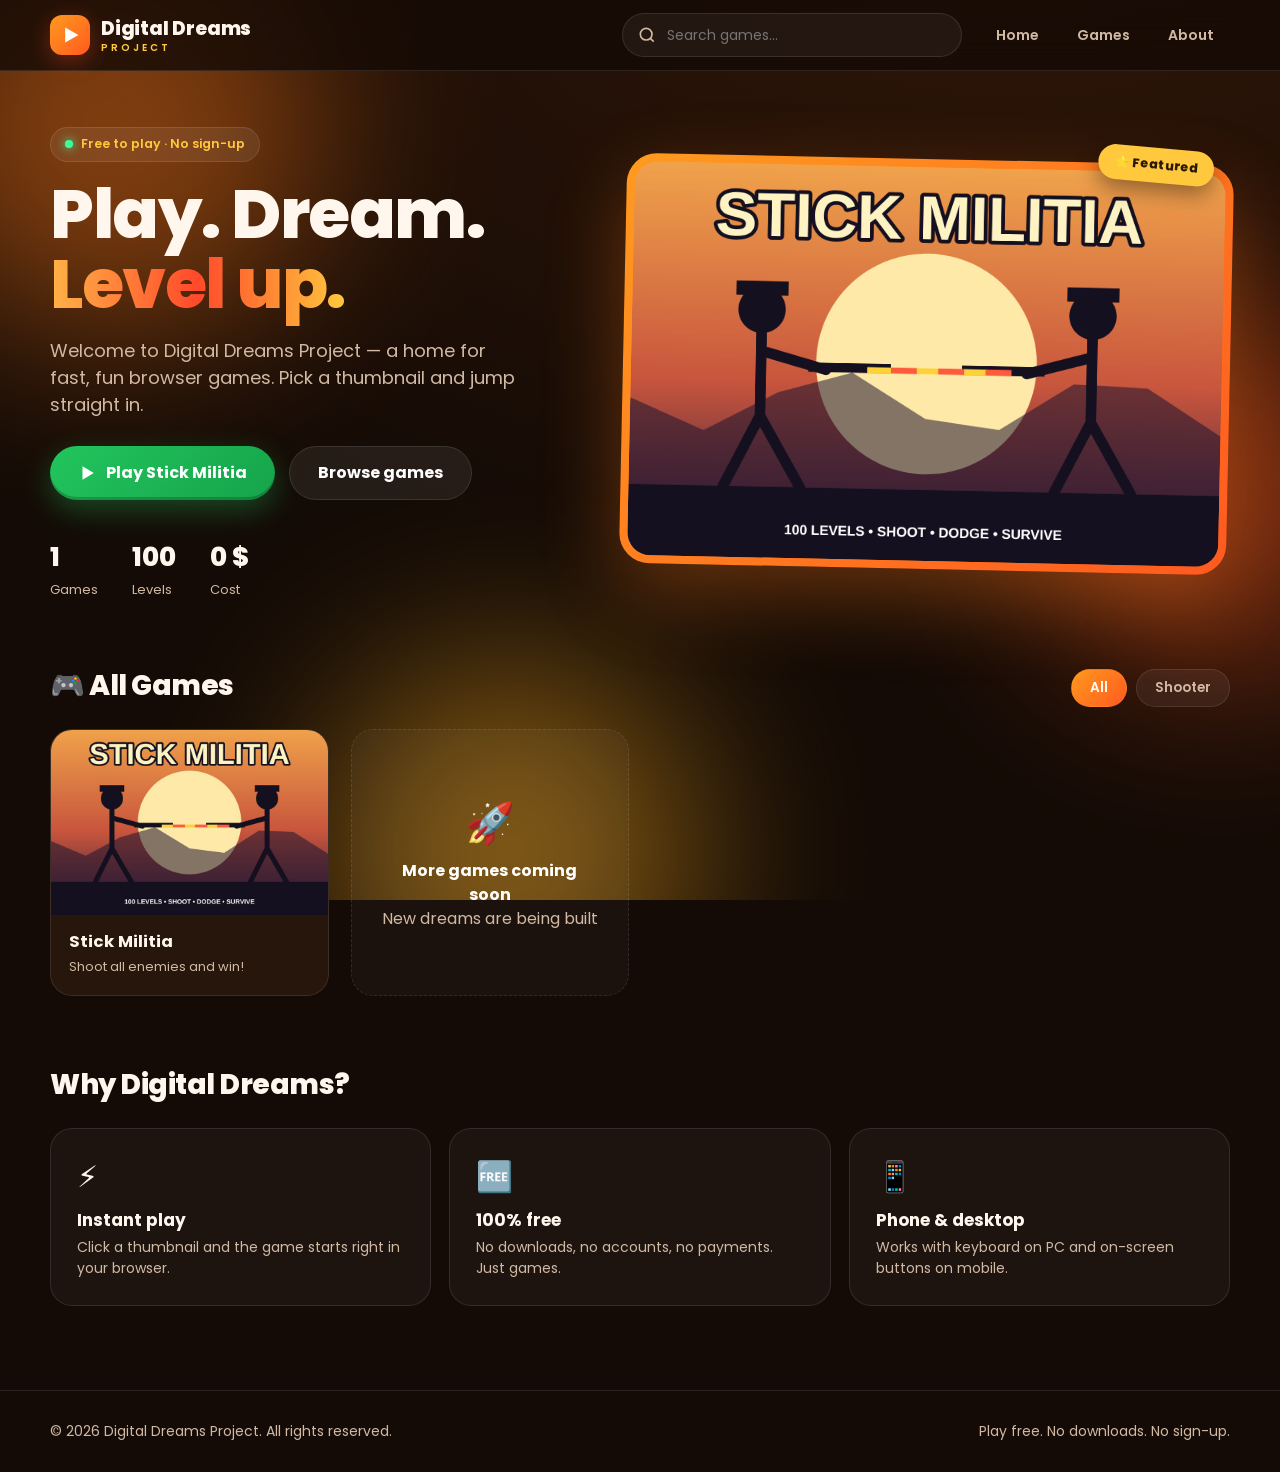
<file: index.html>
<!doctype html><html lang="en"><head>
<meta charset="utf-8"><meta name="viewport" content="width=device-width,initial-scale=1"><link rel="icon" href="assets/favicon.svg" type="image/svg+xml"><link rel="preconnect" href="https://fonts.googleapis.com"><link rel="preconnect" href="https://fonts.gstatic.com" crossorigin><link href="https://fonts.googleapis.com/css2?family=Poppins:wght@400;500;600;700;800&display=swap" rel="stylesheet"><link rel="stylesheet" href="css/style.css">
<title>Digital Dreams Project – Play Free Games Online</title>
<meta name="description" content="Digital Dreams Project: play free browser games instantly. No downloads, no sign-up.">
<meta property="og:title" content="Digital Dreams Project – Play Free Games Online"><meta property="og:description" content="Pick a game and play instantly in your browser."><meta property="og:image" content="assets/stick-militia-thumb.jpg">
</head><body>
<div class="bg"><i></i><i></i><i></i></div>
<header><div class="wrap nav">
  <a class="logo" href="index.html"><span class="mark"><svg viewBox="0 0 24 24"><path d="M5 3v18l16-9z"/></svg></span><span>Digital Dreams<small>Project</small></span></a>
  <span class="sp"></span>
  <div class="search" id="searchBox"><svg viewBox="0 0 24 24"><circle cx="11" cy="11" r="7"/><path d="M20 20l-4-4"/></svg><input id="q" type="search" placeholder="Search games..." autocomplete="off" aria-label="Search games"></div>
  <nav class="navlinks"><a href="index.html">Home</a><a href="index.html#games">Games</a><a href="index.html#about">About</a></nav>
</div></header>
<main class="wrap">
  <div class="hero" id="hero"></div>

  <section id="games">
    <div class="sec-head"><h2>🎮 All Games</h2><div class="chips" id="chips"></div></div>
    <div class="grid" id="grid"></div>
    <div class="empty" id="empty">😕 No games match your search.</div>
  </section>

  <section id="about">
    <div class="sec-head"><h2>Why Digital Dreams?</h2></div>
    <div class="feats">
      <div><div class="e">⚡</div><h4>Instant play</h4><p>Click a thumbnail and the game starts right in your browser.</p></div>
      <div><div class="e">🆓</div><h4>100% free</h4><p>No downloads, no accounts, no payments. Just games.</p></div>
      <div><div class="e">📱</div><h4>Phone &amp; desktop</h4><p>Works with keyboard on PC and on-screen buttons on mobile.</p></div>
    </div>
  </section>
</main>
<footer><div class="wrap row"><div>© <span id="yr"></span> Digital Dreams Project. All rights reserved.</div><div>Play free. No downloads. No sign-up.</div></div></footer>
<script src="js/games.js"></script><script src="js/app.js"></script>
</body></html>
</file>
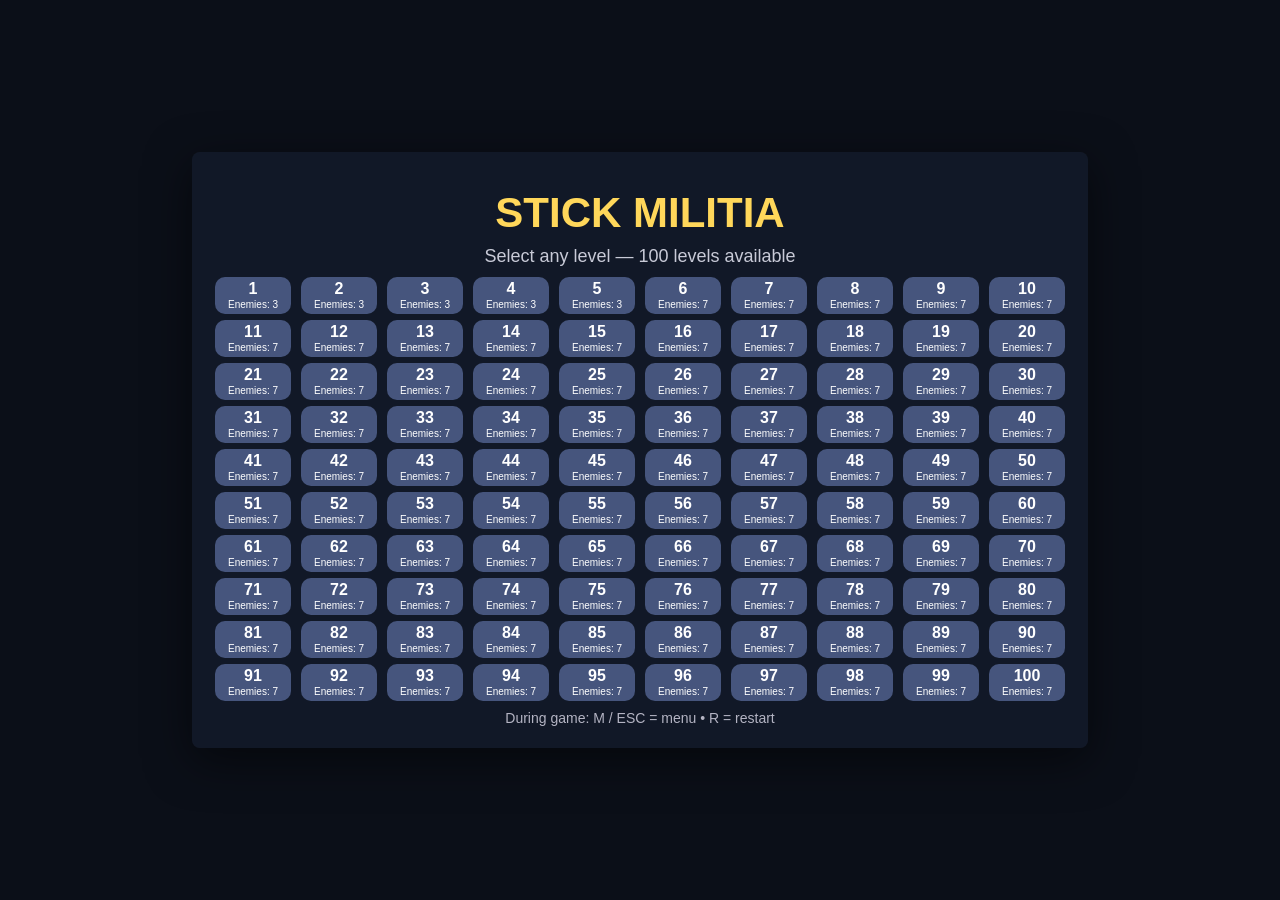
<file: games/stick-militia/index.html>
<!doctype html>
<html lang="en">
<head>
<meta charset="utf-8">
<meta name="viewport" content="width=device-width,initial-scale=1,maximum-scale=1,user-scalable=no">
<title>Stick Militia</title>
<meta name="description" content="Stick Militia - a 2D stick-figure fighting shooter with 100 levels.">
<link rel="icon" href="thumbnail-512.png">
<script src="https://game-cdn.poki.com/scripts/v2/poki-sdk.js"></script>
<link rel="stylesheet" href="style.css">
</head>
<body>
<div id="gameWrap">
<canvas id="game" tabindex="0" width="896" height="596"></canvas>
<div id="touch" aria-hidden="true">
  <button data-key="ArrowLeft">◀</button><button data-key="ArrowRight">▶</button>
  <button data-key="ArrowUp">▲</button><button data-key="x">FIRE</button>
  <button data-key="b">BOMB</button><button data-key="v">DODGE</button>
  <button data-key=" " >SHIELD</button><button data-key="a">GUARD</button>
</div>
</div>
<script src="game.js"></script>
</body>
</html>
</file>
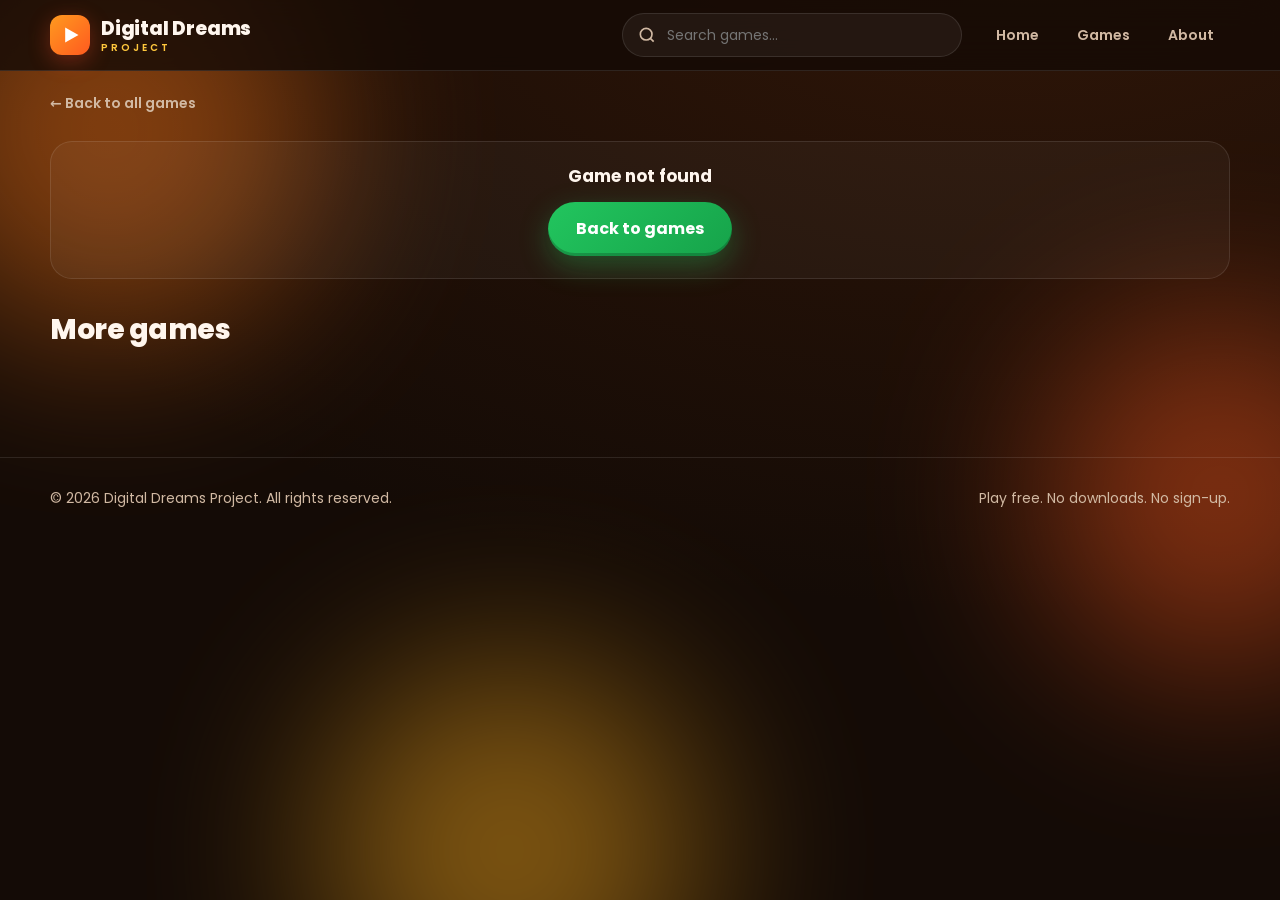
<file: play.html>
<!doctype html><html lang="en"><head>
<meta charset="utf-8"><meta name="viewport" content="width=device-width,initial-scale=1"><link rel="icon" href="assets/favicon.svg" type="image/svg+xml"><link rel="preconnect" href="https://fonts.googleapis.com"><link rel="preconnect" href="https://fonts.gstatic.com" crossorigin><link href="https://fonts.googleapis.com/css2?family=Poppins:wght@400;500;600;700;800&display=swap" rel="stylesheet"><link rel="stylesheet" href="css/style.css">
<title>Play – Digital Dreams Project</title>
</head><body>
<div class="bg"><i></i><i></i><i></i></div>
<header><div class="wrap nav">
  <a class="logo" href="index.html"><span class="mark"><svg viewBox="0 0 24 24"><path d="M5 3v18l16-9z"/></svg></span><span>Digital Dreams<small>Project</small></span></a>
  <span class="sp"></span>
  <div class="search" id="searchBox"><svg viewBox="0 0 24 24"><circle cx="11" cy="11" r="7"/><path d="M20 20l-4-4"/></svg><input id="q" type="search" placeholder="Search games..." autocomplete="off" aria-label="Search games"></div>
  <nav class="navlinks"><a href="index.html">Home</a><a href="index.html#games">Games</a><a href="index.html#about">About</a></nav>
</div></header>
<main class="wrap">
  <a class="back" href="index.html#games">← Back to all games</a>
  <div id="app" class="play"></div>
  <section class="more"><div class="sec-head"><h2>More games</h2></div><div class="grid" id="grid"></div></section>
</main>
<footer><div class="wrap row"><div>© <span id="yr"></span> Digital Dreams Project. All rights reserved.</div><div>Play free. No downloads. No sign-up.</div></div></footer>
<script src="js/games.js"></script><script src="js/app.js"></script>
</body></html>
</file>
<file: css/style.css>
:root{
  --bg:#140b06; --bg2:#1f120a; --card:#26160b; --line:#ffffff1a; --text:#fff6ee; --muted:#d1b9a3;
  --p:#ff7a1a; --pink:#ff4a2b; --amber:#ffc83d; --cyan:#ffd166;
  --grad:linear-gradient(135deg,#ff9a1f,#ff5a1f);
  --r:22px;
}
*{box-sizing:border-box}
html{scroll-behavior:smooth}
body{margin:0;background:var(--bg);color:var(--text);font-family:'Poppins',system-ui,-apple-system,Segoe UI,Roboto,sans-serif;line-height:1.5;overflow-x:hidden;min-height:100vh}
a{color:inherit;text-decoration:none}
img{max-width:100%;display:block}
.bg{position:fixed;inset:0;z-index:-1;overflow:hidden;background:radial-gradient(1200px 700px at 80% -10%,#6b2d0c55,transparent),var(--bg)}
.bg i{position:absolute;border-radius:50%;filter:blur(90px);opacity:.45;animation:float 18s ease-in-out infinite}
.bg i:nth-child(1){width:420px;height:420px;background:#ff7a1a;top:-80px;left:-100px}
.bg i:nth-child(2){width:360px;height:360px;background:#ff5a1f;top:35%;right:-120px;animation-delay:-6s}
.bg i:nth-child(3){width:380px;height:380px;background:#ffb020;bottom:-140px;left:25%;animation-delay:-12s}
@keyframes float{50%{transform:translate(40px,-30px) scale(1.12)}}
.wrap{width:min(1180px,100% - 32px);margin-inline:auto}

/* header */
header{position:sticky;top:0;z-index:50;backdrop-filter:blur(16px);background:#140b06cc;border-bottom:1px solid var(--line)}
.nav{display:flex;align-items:center;gap:18px;height:70px}
.logo{display:flex;align-items:center;gap:11px;font-weight:800;font-size:19px;letter-spacing:-.2px}
.logo .mark{width:40px;height:40px;border-radius:12px;background:var(--grad);display:grid;place-items:center;box-shadow:0 6px 22px #ff4a2b55}
.logo .mark svg{width:20px;height:20px;fill:#fff;margin-left:2px}
.logo small{display:block;font-size:10px;font-weight:600;letter-spacing:3px;color:var(--amber);text-transform:uppercase;margin-top:-4px}
.nav .sp{flex:1}
.search{position:relative;width:min(340px,40vw)}
.search input{width:100%;height:44px;border-radius:999px;border:1px solid var(--line);background:#ffffff0d;color:var(--text);padding:0 18px 0 44px;font:inherit;font-size:14px;outline:none;transition:.2s}
.search input:focus{border-color:var(--p);background:#ffffff14;box-shadow:0 0 0 4px #ff7a1a33}
.search svg{position:absolute;left:15px;top:12px;width:20px;height:20px;stroke:var(--muted);fill:none;stroke-width:2}
.navlinks{display:flex;gap:6px}
.navlinks a{padding:9px 16px;border-radius:999px;font-weight:600;font-size:14px;color:var(--muted);transition:.2s}
.navlinks a:hover{color:#fff;background:#ffffff14}

/* hero */
.hero{padding:56px 0 30px;display:grid;grid-template-columns:1fr 1.15fr;gap:46px;align-items:center}
.pill{display:inline-flex;align-items:center;gap:8px;padding:7px 14px;border-radius:999px;background:#ffffff12;border:1px solid var(--line);font-size:12.5px;font-weight:600;color:var(--amber)}
.pill b{width:8px;height:8px;border-radius:50%;background:#3dff9a;box-shadow:0 0 10px #3dff9a;animation:pulse 1.6s infinite}
@keyframes pulse{50%{opacity:.35}}
h1{font-size:clamp(38px,6vw,68px);line-height:1.04;margin:18px 0 16px;font-weight:800;letter-spacing:-1.5px}
h1 span{background:linear-gradient(90deg,#ffb347,#ff4a2b,#ffc83d);-webkit-background-clip:text;background-clip:text;color:transparent}
.lead{font-size:18px;color:var(--muted);max-width:480px;margin:0 0 28px}
.btns{display:flex;gap:14px;flex-wrap:wrap}
.btn{display:inline-flex;align-items:center;gap:10px;height:54px;padding:0 28px;border-radius:999px;font-weight:700;font-size:16px;border:0;cursor:pointer;font-family:inherit;transition:.2s;color:#fff}
.btn.primary{background:linear-gradient(135deg,#22c55e,#16a34a);box-shadow:0 10px 30px #22c55e55,inset 0 -3px 0 #0003}
.btn.primary:hover{transform:translateY(-3px);box-shadow:0 16px 38px #22c55e77}
.btn.ghost{background:#ffffff12;border:1px solid var(--line)}
.btn.ghost:hover{background:#ffffff22}
.btn svg{width:18px;height:18px;fill:currentColor}
.stats{display:flex;gap:34px;margin-top:38px}
.stats div b{display:block;font-size:26px;font-weight:800}
.stats div span{font-size:13px;color:var(--muted)}
.feature{position:relative;border-radius:30px;padding:8px;background:var(--grad);box-shadow:0 30px 80px #ff7a1a55;transform:rotate(1.2deg);transition:.35s}
.feature:hover{transform:rotate(0) scale(1.02)}
.feature .in{border-radius:23px;overflow:hidden;position:relative;aspect-ratio:3/2;background:#000}
.feature img{width:100%;height:100%;object-fit:cover}
.feature .play{position:absolute;inset:0;display:grid;place-items:center;background:#0006;opacity:0;transition:.25s}
.feature:hover .play{opacity:1}
.bigplay{width:92px;height:92px;border-radius:50%;background:#fff;display:grid;place-items:center;box-shadow:0 0 0 12px #ffffff33}
.bigplay svg{width:38px;height:38px;fill:#ff7a1a;margin-left:6px}
.badge{position:absolute;top:-16px;right:20px;background:var(--amber);color:#2b1a00;font-weight:800;font-size:12.5px;padding:8px 16px;border-radius:999px;transform:rotate(4deg);box-shadow:0 8px 22px #0006;z-index:2}

/* sections */
section{padding:34px 0}
.sec-head{display:flex;align-items:end;justify-content:space-between;gap:16px;flex-wrap:wrap;margin-bottom:22px}
h2{margin:0;font-size:28px;font-weight:800;letter-spacing:-.5px}
.chips{display:flex;gap:9px;flex-wrap:wrap}
.chip{padding:8px 18px;border-radius:999px;background:#ffffff0f;border:1px solid var(--line);color:var(--muted);font:600 13.5px 'Poppins',sans-serif;cursor:pointer;transition:.2s}
.chip:hover{color:#fff}
.chip.on{background:var(--grad);border-color:transparent;color:#fff}
.grid{display:grid;grid-template-columns:repeat(auto-fill,minmax(250px,1fr));gap:22px}
.card{position:relative;display:block;border-radius:var(--r);background:var(--card);border:1px solid var(--line);overflow:hidden;transition:transform .3s,box-shadow .3s,border-color .3s}
.card:hover{transform:translateY(-8px) scale(1.015);border-color:#ffb34788;box-shadow:0 22px 50px #ff7a1a44}
.thumb{position:relative;aspect-ratio:3/2;overflow:hidden}
.thumb img{width:100%;height:100%;object-fit:cover;transition:transform .5s}
.card:hover .thumb img{transform:scale(1.09)}
.thumb .hov{position:absolute;inset:0;background:linear-gradient(transparent 40%,#1a0c04dd);display:flex;align-items:end;justify-content:center;padding:14px;opacity:0;transition:.25s}
.card:hover .hov{opacity:1}
.hov span{display:inline-flex;align-items:center;gap:8px;background:#22c55e;color:#fff;font-weight:700;font-size:14px;padding:9px 22px;border-radius:999px;transform:translateY(12px);transition:.25s}
.card:hover .hov span{transform:none}
.hov svg{width:14px;height:14px;fill:#fff}
.tag{position:absolute;top:12px;left:12px;background:#1a0c04b3;backdrop-filter:blur(6px);font-size:11.5px;font-weight:700;padding:5px 12px;border-radius:999px;color:var(--cyan)}
.meta{padding:15px 18px 18px}
.meta h3{margin:0 0 3px;font-size:16.5px;font-weight:700}
.meta p{margin:0;font-size:13px;color:var(--muted)}
.soon{display:grid;place-items:center;text-align:center;min-height:100%;border-style:dashed;background:#ffffff08;padding:30px;color:var(--muted)}
.soon:hover{transform:none;box-shadow:none;border-color:var(--line)}
.soon .ic{font-size:40px;margin-bottom:6px}
.soon b{display:block;color:#fff;font-size:16px}
.empty{display:none;text-align:center;padding:50px;color:var(--muted)}

/* features */
.feats{display:grid;grid-template-columns:repeat(auto-fit,minmax(230px,1fr));gap:18px}
.feats>div{padding:26px;border-radius:var(--r);background:#ffffff0a;border:1px solid var(--line)}
.feats .e{font-size:30px}
.feats h4{margin:8px 0 4px;font-size:17px}
.feats p{margin:0;color:var(--muted);font-size:14px}

footer{margin-top:50px;border-top:1px solid var(--line);padding:30px 0;color:var(--muted);font-size:14px}
footer .row{display:flex;justify-content:space-between;gap:14px;flex-wrap:wrap}

/* play page */
.play{padding:26px 0 10px;display:grid;grid-template-columns:minmax(0,1fr) 330px;gap:26px;align-items:start}
.back{display:inline-flex;align-items:center;gap:8px;color:var(--muted);font-weight:600;font-size:14px;margin:22px 0 0}
.back:hover{color:#fff}
.stage{border-radius:26px;background:#000;padding:0;overflow:hidden;box-shadow:0 30px 80px #ff7a1a44,0 0 0 1px var(--line)}
.screen{position:relative;width:100%;background:#0b0f18}
.screen iframe{position:absolute;inset:0;width:100%;height:100%;border:0;background:#0b0f18}
.screen:fullscreen{aspect-ratio:auto!important;height:100vh}
.loader{position:absolute;inset:0;display:grid;place-items:center;background:radial-gradient(circle,#6b2d0c,#140b06);z-index:2;transition:opacity .5s}
.loader.hide{opacity:0;pointer-events:none}
.loader .box{text-align:center}
.loader img{width:min(360px,70%);margin:0 auto 18px;border-radius:20px;box-shadow:0 20px 50px #0008}
.loader .bar{width:min(300px,70%);height:8px;border-radius:9px;background:#ffffff22;margin:0 auto 12px;overflow:hidden}
.loader .bar i{display:block;height:100%;width:35%;background:var(--grad);border-radius:9px;animation:load 1.1s ease-in-out infinite}
@keyframes load{0%{margin-left:-35%}100%{margin-left:100%}}
.loader .ptn{margin-top:4px}
.bar2{display:flex;align-items:center;gap:14px;padding:14px 20px;background:var(--bg2)}
.bar2 img{width:52px;height:52px;border-radius:13px;object-fit:cover}
.bar2 h1{font-size:19px;letter-spacing:0;margin:0;line-height:1.2}
.bar2 small{color:var(--muted);font-size:13px}
.bar2 .sp{flex:1}
.ibtn{width:44px;height:44px;border-radius:13px;border:1px solid var(--line);background:#ffffff10;color:#fff;cursor:pointer;display:grid;place-items:center;transition:.2s}
.ibtn:hover{background:var(--p)}
.ibtn svg{width:20px;height:20px;fill:none;stroke:currentColor;stroke-width:2}
.side{display:grid;gap:18px}
.panel{background:#ffffff0a;border:1px solid var(--line);border-radius:var(--r);padding:22px}
.panel h3{margin:0 0 12px;font-size:17px}
.panel p{margin:0;color:var(--muted);font-size:14px}
.keys{display:grid;grid-template-columns:1fr 1fr;gap:9px}
.keys div{display:flex;align-items:center;gap:9px;font-size:13px;color:var(--muted)}
kbd{min-width:34px;text-align:center;padding:4px 8px;border-radius:8px;background:#ffffff18;border-bottom:3px solid #ffffff2a;color:#fff;font:700 12px 'Poppins',sans-serif;white-space:nowrap}
.more{padding-top:20px}

@media(max-width:900px){
  .hero{grid-template-columns:1fr;padding-top:34px;gap:34px}
  .play{grid-template-columns:1fr}
  .navlinks{display:none}
  .search{width:auto;flex:1}
  .feature{transform:none}
}
@media(max-width:520px){
  .logo small{display:none}.stats{gap:22px}.btn{height:50px;padding:0 22px}
}
@media(prefers-reduced-motion:reduce){*{animation:none!important;transition:none!important}}

.sdrop{position:absolute;top:52px;left:0;right:0;background:#1f120a;border:1px solid var(--line);border-radius:18px;padding:8px;box-shadow:0 20px 50px #000a;display:none;z-index:60}
.sdrop.open{display:block}
.sdrop a{display:flex;align-items:center;gap:12px;padding:8px;border-radius:12px}
.sdrop a:hover,.sdrop a.hl{background:#ffffff14}
.sdrop img{width:56px;height:38px;object-fit:cover;border-radius:8px}
.sdrop b{display:block;font-size:14px}.sdrop small{color:var(--muted);font-size:12px}
.sdrop .none{padding:14px;text-align:center;color:var(--muted);font-size:14px}
.search svg{pointer-events:none}
</file>
<file: games/stick-militia/style.css>
*{box-sizing:border-box}html,body{margin:0;width:100%;height:100%;background:#0b0f18;font-family:Arial,sans-serif;overflow:hidden}body{display:flex;align-items:center;justify-content:center}#gameWrap{position:relative;width:min(100vw,896px);aspect-ratio:896/596}canvas{display:block;width:100%;height:100%;background:#0b0f18;image-rendering:auto;border-radius:8px;box-shadow:0 12px 45px #0008}#touch{display:none;position:absolute;left:0;right:0;bottom:8px;justify-content:center;gap:6px;flex-wrap:wrap;padding:5px;pointer-events:none}#touch button{pointer-events:auto;background:#16213aee;color:#fff;border:1px solid #8aa0d8;border-radius:10px;padding:9px 11px;font-weight:700;font-size:12px}@media(pointer:coarse){#touch{display:flex}}
</file>
